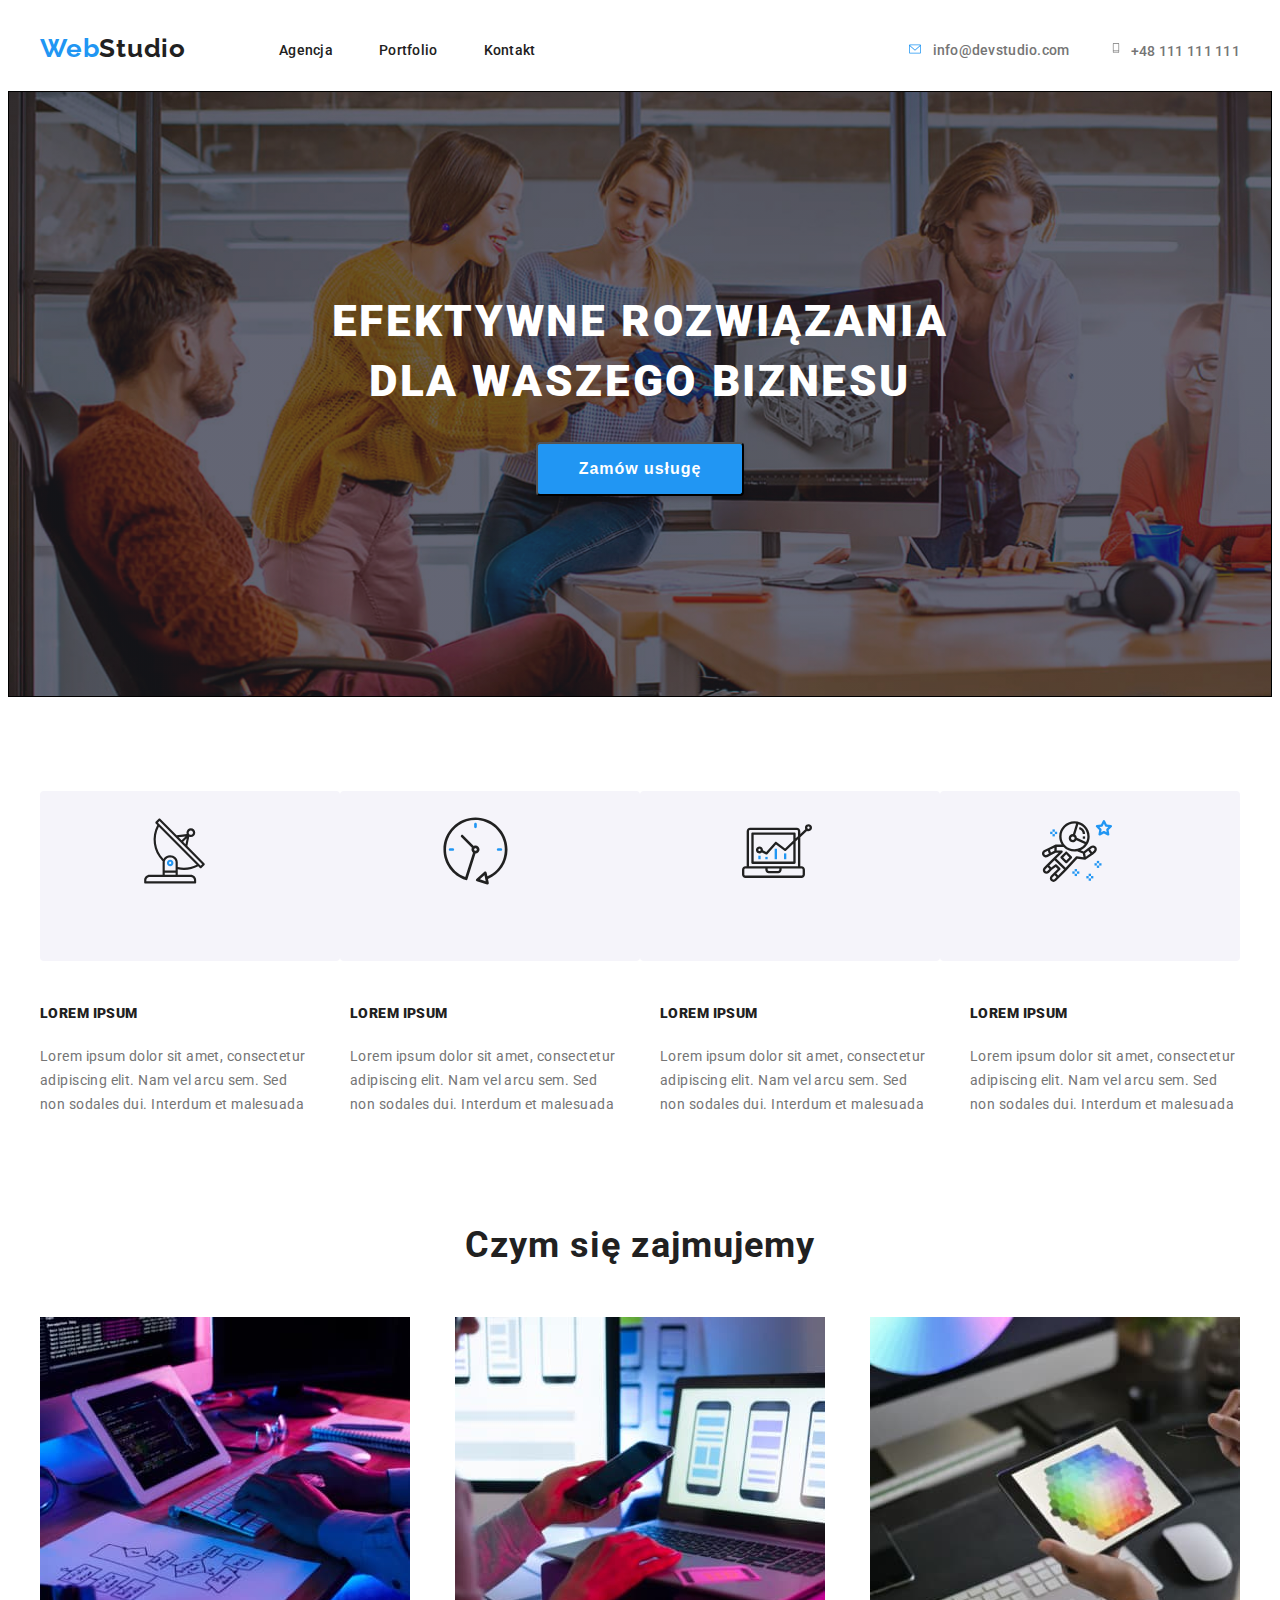
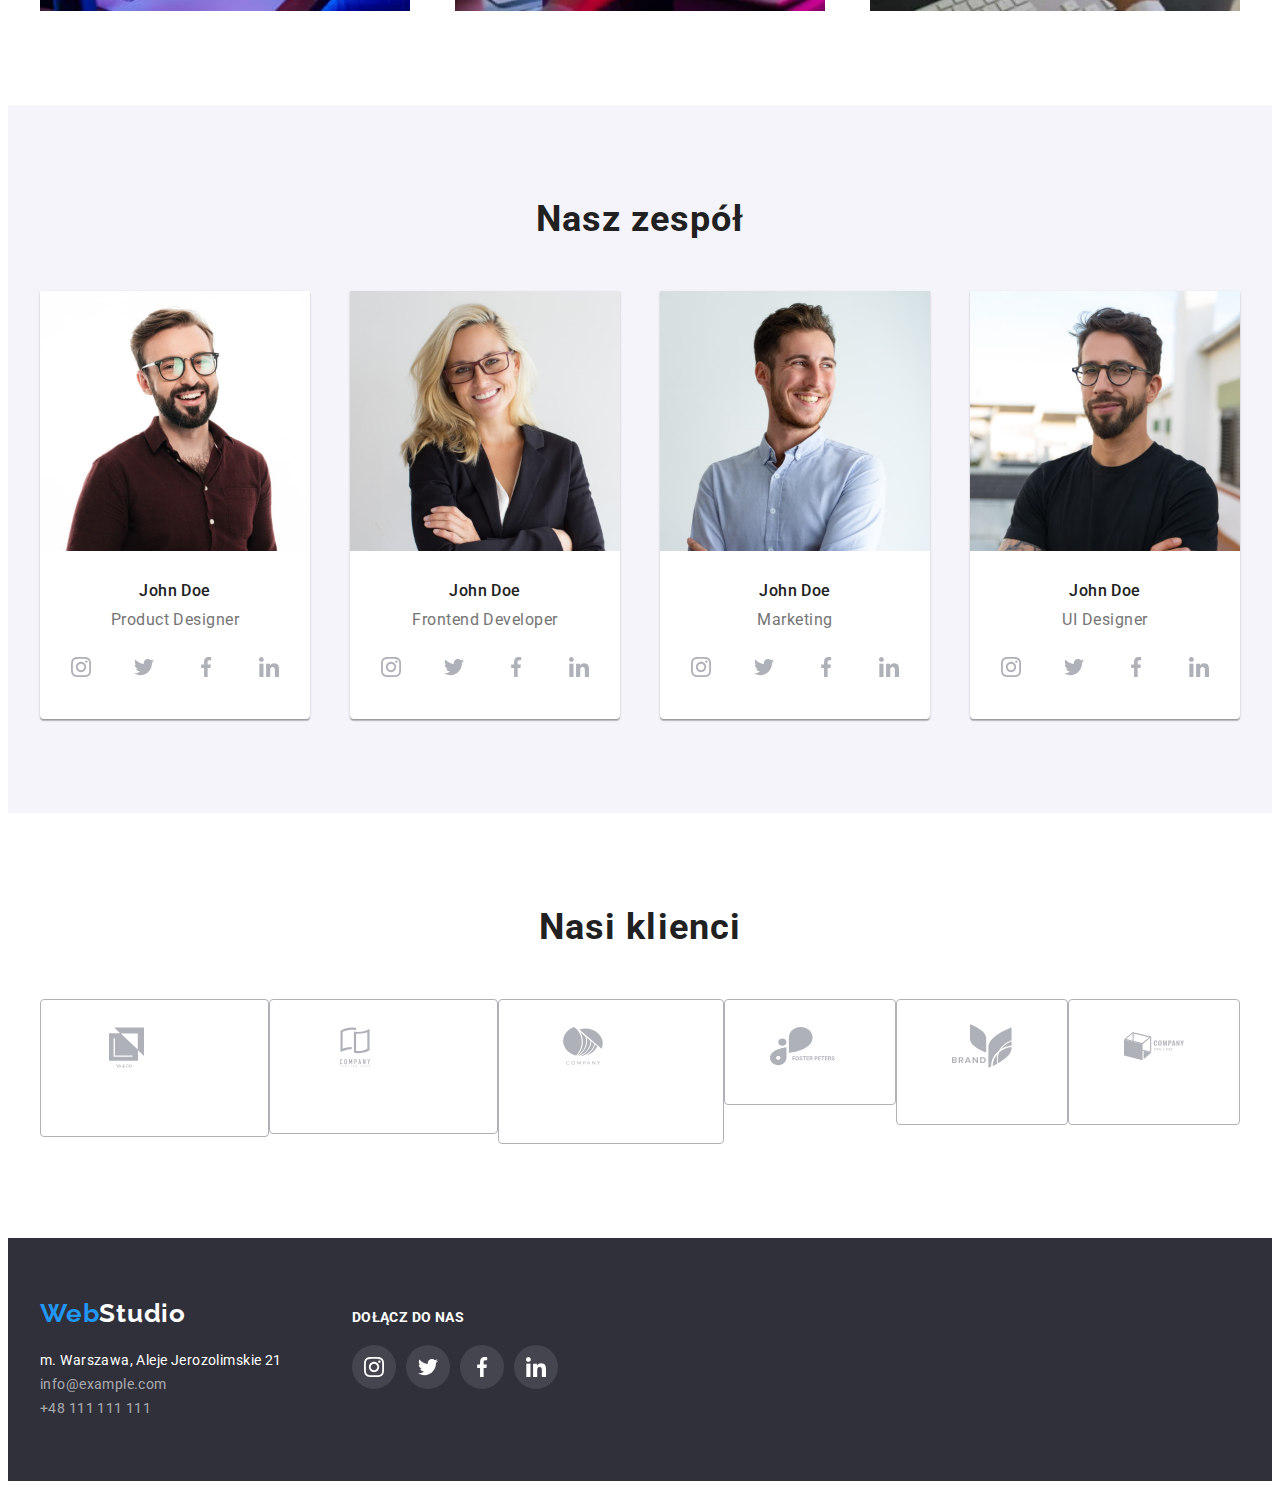
<file: index.html>
<!DOCTYPE html>
<html lang="en">
<head>
    <meta charset="UTF-8">
    <meta http-equiv="X-UA-Compatible" content="IE=edge">
    <meta name="viewport" content="width=device-width, initial-scale=1.0">
    <link rel="stylesheet" href="https://cdnjs.cloudflare.com/ajax/libs/modern-normalize/1.0.0/modern-normalize.min.css"
        integrity="sha512-ISS7cAi1PEhQ8jnbJpJZMd29NlhNj4AWYyLOSp2CE/CsHxTCu+r+t0D2yoJudVrd0/8fTVPUVDzY5Tvli75u/g=="
        crossorigin="anonymous">
    <link rel="stylesheet" href="css/styles.css" />
    <link rel="preconnect" href="https://fonts.gstatic.com">
    <link href="https://fonts.googleapis.com/css2?family=Raleway:wght@700&family=Roboto:wght@400;500;700;900&display=swap"
        rel="stylesheet" />
    <title>Zadanie domowe 1</title>
</head>
<body>
    <header class="header">
        <div class="container">
        <nav class="navigation">
            <a class="navigation-logo-top" href="#">Web<span class="navigation-logo-second-part">Studio</span></a>
        <ul class="navigation-list">
            <li class="navigation-list-item list"><a class="navigation-list-link" href="#">Agencja</a></li>
            <li class="navigation-list-item list"><a class="navigation-list-link" href="portfolio.html">Portfolio</a></li>
            <li class="navigation-list-item list"><a class="navigation-list-link" href="#">Kontakt</a></li>
        </ul>
        </nav>
         
        <a  href="mailto:info@devstudio.com" class="header-address mail">
            <svg class="svg-icon-mail">
                <use href="./images/symbol-defs.svg#icon-envelope"></use>
            </svg>info@devstudio.com</a>
        <a  href="tel:+48111111111" class="header-address tel">
            <svg class="svg-icon-tel">
                <use href="./images/symbol-defs.svg#icon-tel"></use>
            </svg>+48 111 111 111</a>
    </div>
    </header>
    <main>
        <!-- HERO -->
<section class="hero section">
    <div class="hero-flex container">
        <h1 class="hero-title">EFEKTYWNE ROZWIĄZANIA <br/> DLA WASZEGO BIZNESU</h1>
        <button class="hero-btn" type="button">Zamów usługę</button>
    </div>
</section>
<div class="upper-lorem section">
<div class="container">
    <ul class="icons-lorem">
        <li class="icons-lorem-items list"> 
            <svg class="icon-antenna" width="65px" height="70px">
                <use href="./images/symbol-defs.svg#icon-antenna"></use>
            </svg>
        </li>
        <li class="icons-lorem-items list">
            <svg class="icon-clock" width="67px" height="70px">
                <use href="./images/symbol-defs.svg#icon-clock"></use>
            </svg>
        </li>
        <li class="icons-lorem-items list">
            <svg class="icon-diagram" width="70px" height="70px">
                <use href="./images/symbol-defs.svg#icon-diagram"></use>
            </svg>
        </li>
        <li class="icons-lorem-items list">
        <svg class="icon-astronaut" width="70px" height="70px">
            <use href="./images/symbol-defs.svg#icon-astronaut"></use>
        </svg>
        </li>
    </ul>
</div>
</div>
<div class="lorem section">  
    <!-- Lorem ipsum -->
    <div class="container">
    
    <ul class="lorem-list">
        
        <li class="lorem-list-item list"> 
            <p class="lorem-title"> <b>LOREM IPSUM</b> </p>
            <p class="lorem-text">Lorem ipsum dolor sit amet, consectetur adipiscing elit. Nam vel arcu sem. Sed non sodales dui. Interdum et malesuada</p>
        </li>
        <li class="lorem-list-item list">
            <p class="lorem-title"> <b>LOREM IPSUM</b> </p>
            <p class="lorem-text">Lorem ipsum dolor sit amet, consectetur adipiscing elit. Nam vel arcu sem. Sed non sodales dui. Interdum et malesuada</p>
        </li>
        <li class="lorem-list-item list">
            <p class="lorem-title"> <b>LOREM IPSUM</b> </p>
            <p class="lorem-text">Lorem ipsum dolor sit amet, consectetur adipiscing elit. Nam vel arcu sem. Sed non sodales dui. Interdum et malesuada</p>
        </li>
        <li class="lorem-list-item list">
            <p class="lorem-title"> <b>LOREM IPSUM</b> </p>
            <p class="lorem-text">Lorem ipsum dolor sit amet, consectetur adipiscing elit. Nam vel arcu sem. Sed non sodales dui. Interdum et malesuada</p>
        </li>
    </ul>
</div>
</div>
<section class="third-section section">
    <div class="container">
    <!-- Czym sie zajmujemy -->
    <h2 class="third-section-title">Czym się zajmujemy</h2>
    <ul class="third-section-item">
        <li class="third-section-images list"> <img src="images/first-hw/left.jpg" 
                    alt="Osoba pisząca na klawiaturze"
                    width="370"
                    height="294"  />
        </li>
        <li class="third-section-images list"> <img src="images/first-hw/middle.jpg"
                    alt="Osoba trzymająca telefon w ręku"
                    width="370"
                    height="294" />
        </li>
        <li class="third-section-images list"> <img src="images/first-hw/right.jpg" 
                    alt="Osoba trzymająca tablet"  
                    width="370" 
                    height="294" />
        </li>
        </ul
    </div>
</section>
<section class="team section">
    <div class="container">
    <h2 class="team-title">Nasz zespół</h2>
    <ul class="team-list">
        <li class="team-list-item list">
            <img class="team-images" src="images/first-hw/1.jpg" alt="Mężczyzna" width="270" height="260" />
            <div class="team-wrapper">
            <h3 class="team-undertitle">John Doe</h3>
            <p class="team-description">Product Designer</p>
            <ul class="social-list list">
                <li class="social-list-item link">
                    <a class="social-list__link" href="#">
                        <svg class="social-icon">
                            <use href="./images/symbol-defs.svg#icon-instagram"></use>
                        </svg>
                    </a>
                </li>
                <li class="social-list-item link">
                    <a class="social-list__link" href="#">
                        <svg class="social-icon">
                            <use href="./images/symbol-defs.svg#icon-twitter"></use>
                        </svg>
                    </a>
                </li>
                <li class="social-list-item link">
                    <a class="social-list__link" href="#">
                        <svg class="social-icon">
                            <use href="./images/symbol-defs.svg#icon-facebook"></use>
                        </svg>
                    </a>
                </li>
                <li class="social-list-item link">
                    <a class="social-list__link" href="#">
                        <svg class="social-icon">
                            <use href="./images/symbol-defs.svg#icon-linkedin"></use>
                        </svg>
                    </a>
                </li>
            </ul>
        </div>
        </li>
        <li class="team-list-item list">
            <img src="images/first-hw/2.jpg" alt="Kobieta" width="270" height="260" />
            <div class="team-wrapper">
            <h3 class="team-undertitle">John Doe</h3>
            <p class="team-description">Frontend Developer</p>
            <ul class="social-list list">
                <li class="social-list-item link">
                    <a class="social-list__link" href="#">
                        <svg class="social-icon">
                            <use href="./images/symbol-defs.svg#icon-instagram"></use>
                        </svg>
                    </a>
                </li>
                <li class="social-list-item link">
                    <a class="social-list__link" href="#">
                        <svg class="social-icon">
                            <use href="./images/symbol-defs.svg#icon-twitter"></use>
                        </svg>
                    </a>
                </li>
                <li class="social-list-item link">
                    <a class="social-list__link" href="#">
                        <svg class="social-icon">
                            <use href="./images/symbol-defs.svg#icon-facebook"></use>
                        </svg>
                    </a>
                </li>
                <li class="social-list-item link">
                    <a class="social-list__link" href="#">
                        <svg class="social-icon">
                            <use href="./images/symbol-defs.svg#icon-linkedin"></use>
                        </svg>
                    </a>
                </li>
            </ul>
            </div>
        </li>
        <li class="team-list-item list">
            <img src="images/first-hw/3.jpg" alt="Mężczyzna 2" width="270" height="260" />
            <div class="team-wrapper">
            <h3 class="team-undertitle">John Doe</h3>
            <p class="team-description">Marketing</p>
            <ul class="social-list list">
                <li class="social-list-item link">
                    <a class="social-list__link" href="#">
                        <svg class="social-icon">
                            <use href="./images/symbol-defs.svg#icon-instagram"></use>
                        </svg>
                    </a>
                </li>
                <li class="social-list-item link">
                    <a class="social-list__link" href="#">
                        <svg class="social-icon">
                            <use href="./images/symbol-defs.svg#icon-twitter"></use>
                        </svg>
                    </a>
                </li>
                <li class="social-list-item link">
                    <a class="social-list__link" href="#">
                        <svg class="social-icon">
                            <use href="./images/symbol-defs.svg#icon-facebook"></use>
                        </svg>
                    </a>
                </li>
                <li class="social-list-item link">
                    <a class="social-list__link" href="#">
                        <svg class="social-icon">
                            <use href="./images/symbol-defs.svg#icon-linkedin"></use>
                        </svg>
                    </a>
                </li>
            </ul>
            </div>
        </li>
        <li class="team-list-item list">
            <img src="images/first-hw/4.jpg" alt="Mężczyzna 3" width="270" height="260"/>
            <div class="team-wrapper">
            <h3 class="team-undertitle">John Doe</h3>
            <p class="team-description">UI Designer</p>
            <ul class="social-list list">
                <li class="social-list-item link">
                    <a class="social-list__link" href="#">
                        <svg class="social-icon">
                            <use href="./images/symbol-defs.svg#icon-instagram"></use>
                        </svg>
                    </a>
                </li>
                <li class="social-list-item link">
                    <a class="social-list__link" href="#">
                        <svg class="social-icon">
                            <use href="./images/symbol-defs.svg#icon-twitter"></use>
                        </svg>
                    </a>
                </li>
                <li class="social-list-item link">
                    <a class="social-list__link" href="#">
                        <svg class="social-icon">
                            <use href="./images/symbol-defs.svg#icon-facebook"></use>
                        </svg>
                    </a>
                </li>
                <li class="social-list-item link">
                    <a class="social-list__link" href="#">
                        <svg class="social-icon">
                            <use href="./images/symbol-defs.svg#icon-linkedin"></use>
                        </svg>
                    </a>
                </li>
            </ul>
            </div>
        </li>
    </ul>
    </div>
</section>
<section class="clients section">
    <div class="container">
        <h3 class="clients-title">Nasi klienci</h3>
        <ul class="clients-list list">
            <li class="clients-list-item object-one">
                <svg class="object" width="41px" height="47px">
                    <use href="./images/symbol-defs.svg#icon-group-one"></use>
                </svg>
            </li>
            <li class="clients-list-item object-two">
                <svg class="object" width="40px" height="52px">
                    <use href="./images/symbol-defs.svg#icon-group-two"></use>
                </svg>
            </li>
            <li class="clients-list-item object-three">
                <svg class="object" width="44px" height="41px">
                    <use href="./images/symbol-defs.svg#icon-group-three"></use>
                </svg>
            </li>
            <li class="clients-list-item object-four">
                <svg class="object" width="120px" height="80px">
                    <use href="./images/symbol-defs.svg#icon-group-four"></use>
                </svg>
            </li>
            <li class="clients-list-item object-five">
                <svg class="object" width="106px" height="60px">
                    <use href="./images/symbol-defs.svg#icon-group-five"></use>
                </svg>
            </li>
            <li class="clients-list-item object-six">
                <svg class="object" width="106px" height="60px">
                <use href="./images/symbol-defs.svg#icon-group-six"></use>
            </svg>
        </li>
        </ul>
</section>
    </main>
    <footer class="footer">
        <div class="footer-container container">
        <div class="adressess">    
<a class="navigation-logo-bottom" href="#">Web<span class="navigation-logo-footer-part">Studio</span></a>

<address class="address">
    <ul class="address-list">
        <li class="address-list-item list">
            <a class="address-list-link white"
            target="_blank"
            href="#">m. Warszawa, Aleje Jerozolimskie 21</a>
        </li>
        <li class="address-list-item list">
            <a href="mailto:info@example.com" class="footer-address mail-address">info@example.com</a>
        </li>
        <li class="address-list-item list">
            <a href="tel:+48111111111" class="footer-address tel-address">+48 111 111 111</a>
        </li>
    </ul>
</address>
</div>
   
    <div class="social-footer">
        <h4 class="title-footer">DOŁĄCZ DO NAS</h4>
        <ul class="social-list list">
            <li class="social-list-item link">
                <a class="social-list__link" href="#">
                    <svg class="social-icon">
                        <use href="./images/symbol-defs.svg#icon-instagram"></use>
                    </svg>
                </a>
            </li>
            <li class="social-list-item link">
                <a class="social-list__link" href="#">
                    <svg class="social-icon">
                        <use href="./images/symbol-defs.svg#icon-twitter"></use>
                    </svg>
                </a>
            </li>
            <li class="social-list-item link">
                <a class="social-list__link" href="#">
                    <svg class="social-icon">
                        <use href="./images/symbol-defs.svg#icon-facebook"></use>
                    </svg>
                </a>
            </li>
            <li class="social-list-item link">
                <a class="social-list__link" href="#">
                    <svg class="social-icon">
                        <use href="./images/symbol-defs.svg#icon-linkedin"></use>
                    </svg>
                </a>
            </li>
        </ul>
    </div>
</div>
    </footer>

</body>
</html>
</file>
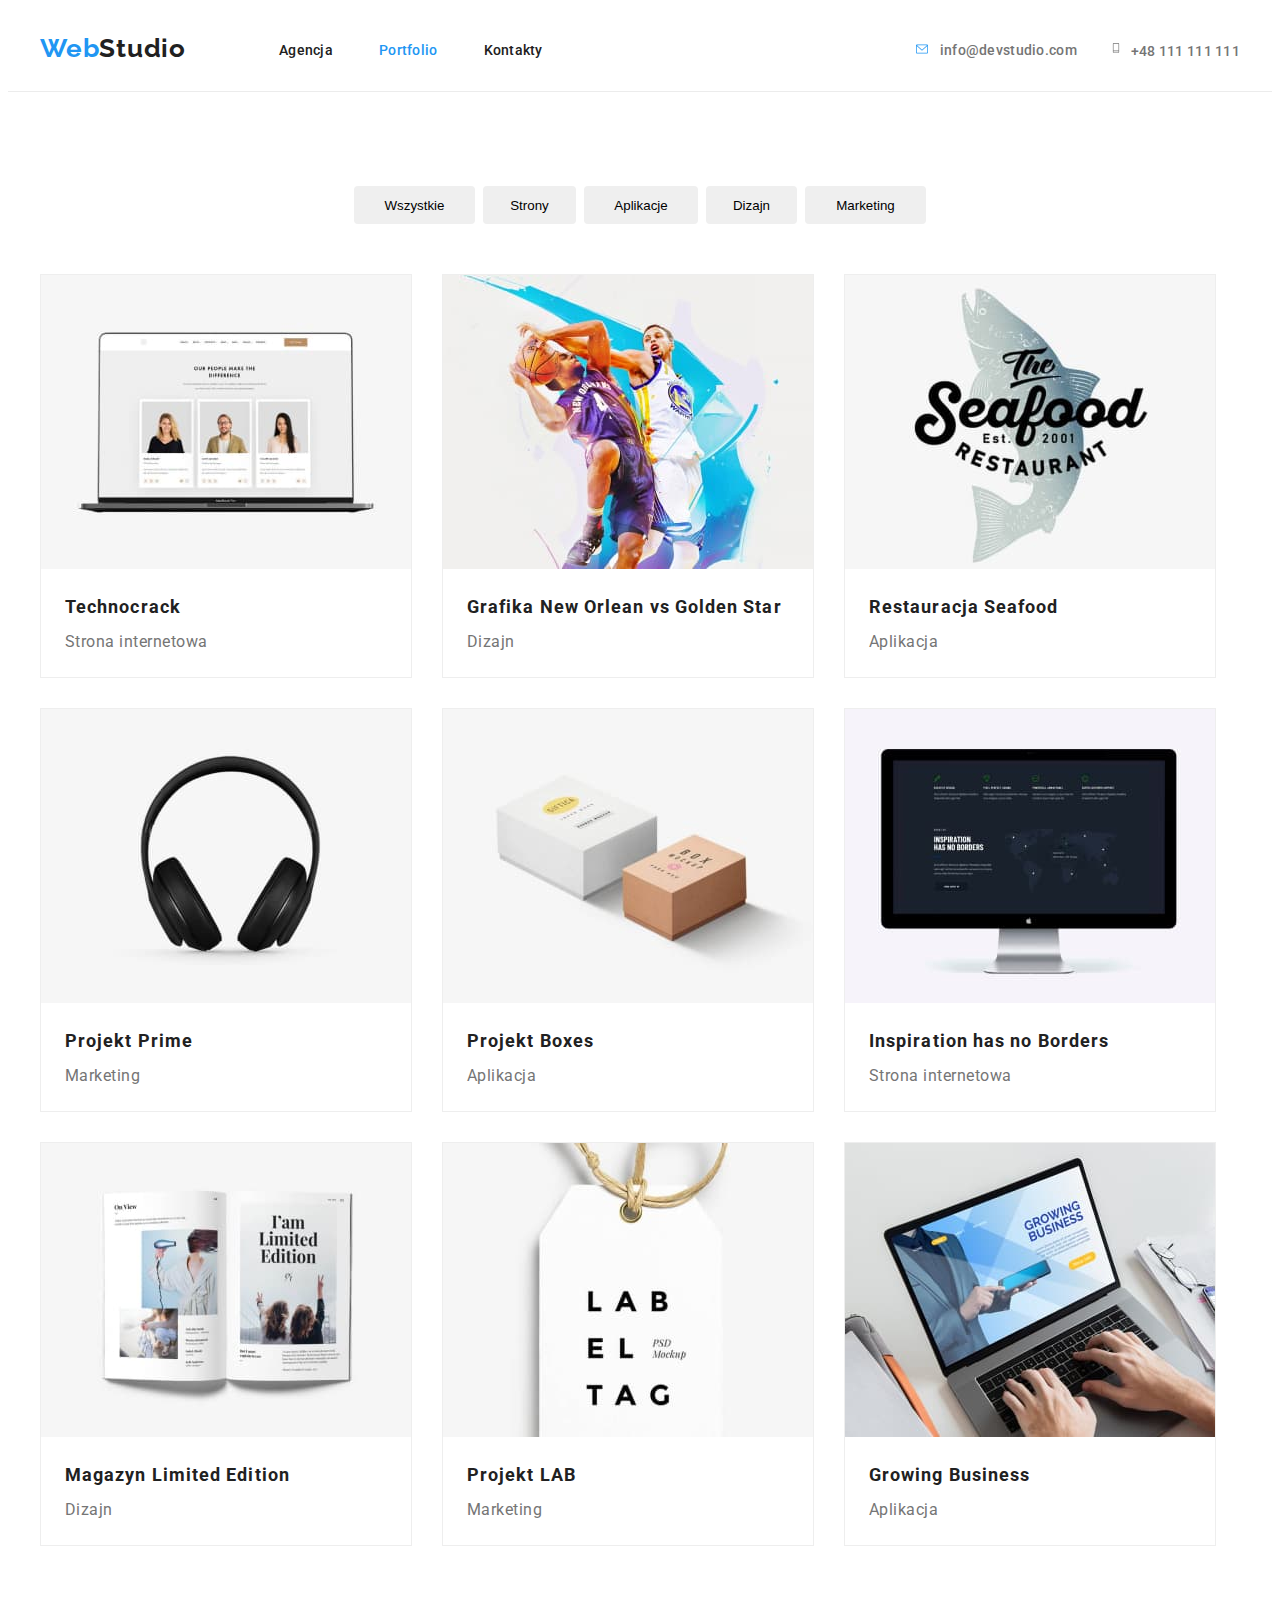
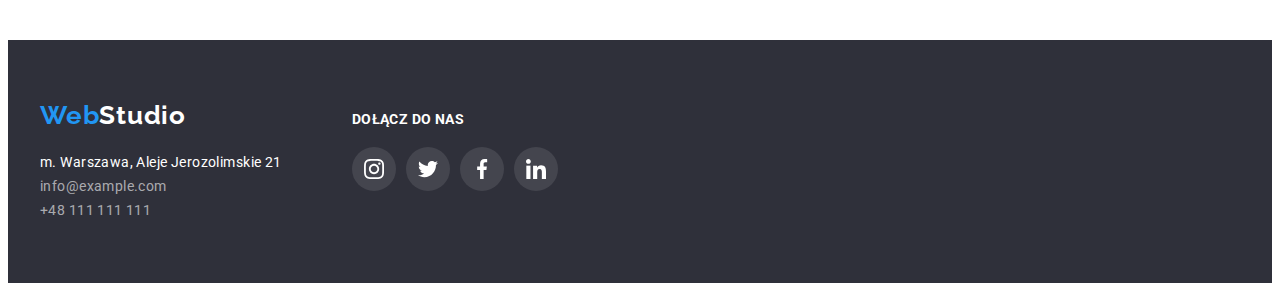
<file: portfolio.html>
<!DOCTYPE html>
<html lang="en">
<head>
    <meta charset="UTF-8">
    <meta http-equiv="X-UA-Compatible" content="IE=edge">
    <meta name="viewport" content="width=device-width, initial-scale=1.0">
<link rel="stylesheet" href="https://cdnjs.cloudflare.com/ajax/libs/modern-normalize/1.0.0/modern-normalize.min.css"
    integrity="sha512-ISS7cAi1PEhQ8jnbJpJZMd29NlhNj4AWYyLOSp2CE/CsHxTCu+r+t0D2yoJudVrd0/8fTVPUVDzY5Tvli75u/g=="
    crossorigin="anonymous">
    <link rel="stylesheet" href="css/styles.css" />
    <link rel="preconnect" href="https://fonts.gstatic.com">
    <link href="https://fonts.googleapis.com/css2?family=Raleway:wght@700&family=Roboto:wght@400;500;700;900&display=swap"
        rel="stylesheet" />
    <title>Portfolio</title>
</head>
<body>
        <header class="header border-header">
            <div class="container">
            <nav class="navigation">
                <a class="navigation-logo-top" href="index.html">Web<span class="navigation-logo-second-part">Studio</span></a>
                <ul class="navigation-list">
                    <li class="navigation-list-item list"><a class="navigation-list-link" href="#">Agencja</a></li>
                    <li class="navigation-list-item list"><a class="navigation-list-link nav-color" href="portfolio.html">Portfolio</a></li>
                    <li class="navigation-list-item list"><a class="navigation-list-link" href="#">Kontakty</a></li>
                </ul>
            </nav>
    
            <a href="mailto:info@devstudio.com" class="header-address mail">
                <svg class="svg-icon-mail">
                    <use href="./images/symbol-defs.svg#icon-envelope"></use>
                </svg>info@devstudio.com</a>
            <a href="tel:+48111111111" class="header-address tel">
                <svg class="svg-icon-tel">
                    <use href="./images/symbol-defs.svg#icon-tel"></use>
                </svg>+48 111 111 111</a>
        </div>
        </header>
        <main>
            <section class="buttons section">
                <div class="container">
                <ul class="buttons-list list">
                    <li><button class="button first" type="button">Wszystkie</button>    
                    <li><button class="button second" type="button">Strony</button> 
                    <li><button class="button third" type="button">Aplikacje</button>
                    <li><button class="button fourth" type="button">Dizajn</button>
                    <li><button class="button fifth" type="button">Marketing</button>
                </ul>
            </div>
            </section>
            <div class="windows">
                <div class="container">
                <ul class="windows-list">
                    <li class="windows-list-item list">
                        <img src="images/second-hw/technocrack.jpg" alt="laptop" width="370" height="294" />
                        <h3 class="window-title">Technocrack</h3>
                        <p class="window-description">Strona internetowa</p>
                    </li>
                    <li class="windows-list-item list">
                        <img src="images/second-hw/goldenstar.jpg" alt="koszykarze" width="370" height="294" />
                        <h3 class="window-title">Grafika New Orlean vs Golden Star</h3>
                        <p class="window-description">Dizajn</p>
                    </li>
                    <li class="windows-list-item three list">
                        <img src="images/second-hw/seafood.jpg" alt="logo-restauracji" width="370" height="294" />
                        <h3 class="window-title">Restauracja Seafood</h3>
                        <p class="window-description">Aplikacja</p>
                    </li>
                    <li class="windows-list-item list">
                        <img src="images/second-hw/prime.jpg" alt="słuchawki" width="370" height="294" />
                        <h3 class="window-title">Projekt Prime</h3>
                        <p class="window-description">Marketing</p>
                    </li>
                    <li class="windows-list-item list">
                        <img src="images/second-hw/boxes.jpg" alt="pudełka" width="370" height="294" />
                        <h3 class="window-title">Projekt Boxes</h3>
                        <p class="window-description">Aplikacja</p>
                    </li>
                    <li class="windows-list-item six list">
                        <img src="images/second-hw/inspiration.jpg" alt="monitor" width="370" height="294" />
                        <h3 class="window-title">Inspiration has no Borders</h3>
                        <p class="window-description">Strona internetowa</p>
                    </li>
                    <li class="windows-list-item seven list">
                        <img src="images/second-hw/magazine.jpg" alt="magazyn" width="370" height="294" />
                        <h3 class="window-title">Magazyn Limited Edition</h3>
                        <p class="window-description">Dizajn</p>
                    </li>
                    <li class="windows-list-item eight list">
                        <img src="images/second-hw/lab.jpg" alt="metka" width="370" height="294" />
                        <h3 class="window-title">Projekt LAB</h3>
                        <p class="window-description">Marketing</p>
                    </li>
                    <li class="windows-list-item nine list">
                        <img src="images/second-hw/growing.jpg" alt="laptop2" width="370" height="294" />
                        <h3 class="window-title">Growing Business</h3>
                        <p class="window-description">Aplikacja</p>
                    </li>
                </ul>
            </div>
        </div>
        </main> 
        <footer class="footer">
            <div class="footer-container container">
                <div class="adressess">
                    <a class="navigation-logo-bottom" href="#">Web<span class="navigation-logo-footer-part">Studio</span></a>
        
                    <address class="address">
                        <ul class="address-list">
                            <li class="address-list-item list">
                                <a class="address-list-link white" target="_blank" href="#">m. Warszawa, Aleje Jerozolimskie
                                    21</a>
                            </li>
                            <li class="address-list-item list">
                                <a href="mailto:info@example.com" class="footer-address mail-address">info@example.com</a>
                            </li>
                            <li class="address-list-item list">
                                <a href="tel:+48111111111" class="footer-address tel-address">+48 111 111 111</a>
                            </li>
                        </ul>
                    </address>
                </div>
        
                <div class="social-footer">
                    <h4 class="title-footer">DOŁĄCZ DO NAS</h4>
                    <ul class="social-list list">
                        <li class="social-list-item link">
                            <a class="social-list__link" href="#">
                                <svg class="social-icon">
                                    <use href="./images/symbol-defs.svg#icon-instagram"></use>
                                </svg>
                            </a>
                        </li>
                        <li class="social-list-item link">
                            <a class="social-list__link" href="#">
                                <svg class="social-icon">
                                    <use href="./images/symbol-defs.svg#icon-twitter"></use>
                                </svg>
                            </a>
                        </li>
                        <li class="social-list-item link">
                            <a class="social-list__link" href="#">
                                <svg class="social-icon">
                                    <use href="./images/symbol-defs.svg#icon-facebook"></use>
                                </svg>
                            </a>
                        </li>
                        <li class="social-list-item link">
                            <a class="social-list__link" href="#">
                                <svg class="social-icon">
                                    <use href="./images/symbol-defs.svg#icon-linkedin"></use>
                                </svg>
                            </a>
                        </li>
                    </ul>
                </div>
            </div>
        </footer>
</body>
</html>
</file>
<file: css/styles.css>
:root {
    --main-font: 'Roboto', sans-serif;
    --secondary-font: 'Raleway', sans-serif;
    --main-color: #212121; 
    --secondary-color:  #2196F3;
    --third-color: #757575;
    --hero-color: #FFFFFF;
    --main-background: #2F303A;
    --secondary-background: #F5F4FA;
    --footer-color: rgba(255, 255, 255, 0.6);
    --border-color: #EEEEEE;

}

body {
    font-family: Roboto;
    color: #212121;
}

h1,
h2,
h3,
h4,
h5,
h6 {
    margin: 0;
}

ul {
    padding: 0;
    margin:0;
}
p {
    padding:0;
}
.list {
    list-style: none;
}
img {
    display:block;
}
.container {
    width: 1200px;
    align-items: center;
    margin: 0 auto;
    }
.section {
    padding-top: 94px;
    padding-bottom: 94px;
    }
/*======= header index======= */
.header {
    background-color: var(--hero-color);
    
    }
.header .container {
    display:flex;
}    
.navigation {
    display:flex;
}
 
.navigation-list {
    display: flex;
    align-items: center;
    
}
.navigation-list-item {
    padding-top: 32px;
    padding-bottom: 32px;
}
.navigation-list-item:not(:last-child) {
    margin-right: 46px;
}

.navigation-logo-top {
text-decoration: none;
font-family: Raleway;
font-style: normal;
font-weight: 700;
font-size: 26px;
line-height: 1.192;
letter-spacing: 0.03em;
color:var(--secondary-color);
margin-right: 93px; 
padding-top: 25px;
padding-bottom: 25px;
}
.navigation-logo-second-part {
    color:var(--main-color);
}
.navigation-logo-footer-part {
    color: var(--hero-color)
}
.header-address {
    padding-top: 32px;
    padding-bottom: 32px;
}

.navigation-list-link {
font-weight: 500;
font-size: 14px;
line-height: 1.142;
letter-spacing: 0.02em;
text-decoration: none;
color:var(--main-color)
}
.navigation-list-link:hover,
.navigation-list-link:focus,
.header-address:hover,
.header-address:focus,
.footer-address:hover,
.footer-address:focus {
        color: var(--secondary-color);
    
}
.nav-color {
    color: var(--secondary-color);
}

.header-address  {
text-decoration: none;
font-weight: 500;
font-size: 14px;
line-height: 1.142;
letter-spacing: 0.02em;
color: var(--third-color);
margin-left: auto;
}
.mail {
    margin-left: 371px;
}
.svg-icon-mail {
    width: 16px;
    height: 12px;
    margin-right: 10px;
}
.svg-icon-tel {
    width: 10px;
    height: 16px;
    margin-right: 10px;
}



/*======= END header index======= */
/* ======MAIN ======*/
/* ======HERO====== */
.hero  {
    background-color: var(--main-background);
    display:flex;
    justify-content: center;
    flex-direction: column;
    align-items: center;
    flex-basis: auto;
    border: 1px solid #000;
    background-image: linear-gradient(rgba(47, 48, 58, 0.4), rgba(47, 48, 58, 0.4)),
        url(../images/background-image.jpg);
    background-repeat: no-repeat;
    background-size: cover;
  
  
    

}

.hero-flex {
    display: flex;
    flex-direction: column;
    align-items: center;
    justify-content: center;
    margin-top: 106px;
    margin-bottom: 106px;
}
    

.hero-title {
font-weight: 900;
font-size: 44px;
line-height: 1.363;
text-align: center;
letter-spacing: 0.06em;
text-transform: uppercase;
color: var(--hero-color);



}
.hero-btn {
background: var(--secondary-color);
font-weight: 700;
font-size: 16px;
line-height: 1.875;
letter-spacing: 0.06em;
color:var(--hero-color);
cursor: pointer;
border-radius: 4px;
box-shadow: 0px 4px 4px rgba(0, 0, 0, 0.15);
padding: 10px 41px;
margin-top: 30px;
}





/* ======end hero====== */
/* =====Lorem ======*/
.upper-lorem {
    padding-bottom: 0px;
}
.lorem {
    padding-top: 30px;
}
.icons-lorem {
    display:flex;
    justify-content: space-between;
    align-items: center;
    
    
}
.icons-lorem-items {
   background-color:  #F5F4FA;
   width: 270px;
   height: 120px;
   border-radius: 4px;
   padding: 25px 102px;
   
}




.lorem-list {
    display:flex;
    justify-content: space-between;
    
}
.lorem-title {
display: flex;
font-style: normal;
font-weight: 700;
font-size: 14px;
line-height: 1.142;
letter-spacing: 0.03em;
text-transform: uppercase;
padding-bottom: 10px;
width: 270px;


}
.lorem-text {
display: flex;
font-size: 14px;
line-height: 1.714;
letter-spacing: 0.03em;
color: var(--third-color);
width: 270px;


}
.lorem-list-item:not(:last-child) {
margin-right: 30px;
}


/* ======END lorem ======*/
/* ====third section===== */
.third-section {
    padding-top: 0px;
}
.third-section-title {
font-style: normal;
font-weight: 700;
font-size: 36px;
line-height: 1.166;
text-align: center;
letter-spacing: 0.03em;
color: var(--main-color);
padding-bottom: 50px;

}
.third-section-item {
    display: flex;
    justify-content: space-between;   

}
/* ====END third section===== */
/* =====TEAM====== */
.team {
   background: var(--secondary-background);
}
.team-title {
font-style: normal;
font-weight: 700;
font-size: 36px;
line-height: 1.166;
text-align: center;
letter-spacing: 0.03em;
padding-bottom: 50px;
}
.team-list {
    display:flex;
    justify-content: space-between;
    

}
.team-list-item {
    width:270px;
    height: 428px;
    border-radius: 0px 0px 4px 4px;
    background-color: #FFFFFF;
    box-shadow: 0px 1px 3px rgba(0, 0, 0, 0.12), 0px 1px 1px rgba(0, 0, 0, 0.14), 0px 2px 1px rgba(0, 0, 0, 0.2);
   
}
.team-undertitle {
font-weight: 500;
font-size: 16px;
line-height: 1.187;
text-align: center;
letter-spacing: 0.03em;
color: var(--main-color);
padding-top:30px;
}
.team-description {
font-size: 16px;
line-height: 1.187;
text-align: center;
letter-spacing: 0.03em;
color: var(--third-color);
padding-top:10px;
margin:0;
padding-bottom: 16px;

}
.social-list {
display: flex;
align-items: center;
justify-content: space-evenly;
}
.social-icon {
    width: 20px;
    height: 20px;
    
}
.social-list__link {
    width: 44px;
    height: 44px;
    border-radius: 50%;
    display: flex;
    align-items: center;
    justify-content: center;
    fill: #AFB1B8;
}
.social-list__link:hover {
    fill:var(--hero-color);
    background-color: var(--secondary-color);
}
/* ======END TEAM====== */
/* END MAIN */
/* ====clients */
.clients-title {
    font-style: normal;
font-weight: 700;
font-size: 36px;
line-height: 1.166;
text-align: center;
letter-spacing: 0.03em;
padding-bottom: 50px;
}
.clients-list {
    display: flex;
    justify-content: space-between;
    
}
.clients-list-item {
    border: 1px solid #AFB1B8;
border-radius: 4px;
width: 170px;
height: 92px;
cursor: pointer;

}
.object-one {
    padding: 24px 65px 20px;
    fill: #AFB1B8;
    
    }
.object-two {
    padding: 21px 65px 20px;
    fill: #AFB1B8;
}
.object-three {
    padding: 25px 65px 26px 62px;
    fill: #AFB1B8;
}
.object-four{
    padding: 6px 25px;
    fill: #AFB1B8;
}
.object-five {
padding: 16px 32px;
fill: #AFB1B8;
}
.object-six {
    padding: 16px 32px;
    fill: #AFB1B8;
}
.clients-list-item:hover {
    border: 1px solid var(--secondary-color);
    fill: var(--secondary-color);
}
.object:hover {
    fill: var(--secondary-color);
}
/* end clients */
/*======Footer =======*/
.footer {
    background: var(--main-background);
    padding-top: 60px;
   display: flex;
}

.navigation-logo-bottom {
    text-decoration: none;
font-family: Raleway;
font-style: normal;
font-weight: 700;
font-size: 26px;
line-height: 1.192;
letter-spacing: 0.03em;
color:var(--secondary-color);

}
.address {
font-style: normal;
font-weight: 400;
font-size: 14px;
line-height: 1.714;
letter-spacing: 0.03em;
color: var(--hero-color);
padding-bottom: 60px;
}
.footer-address {
font-style: normal;
font-weight: 400;
font-size: 14px;
line-height: 1.714;
letter-spacing: 0.03em;
color: var(--footer-color);
text-decoration: none;

}
.address .mail-address {
    padding-top: 9px;
    padding-bottom: 9px;
}
.address .tel-address {
    padding-top: 9px;
}

.social-footer {
    display: flex;
    justify-content: center;
    flex-direction: column;
    align-items: center;   
}
.adressess {
    margin-right: 70px;
}
.address-list-link {
text-decoration: none;
color: var(--hero-color);

}
.address-list {
    padding-top: 20px;

}
.address-list .mail-address {
    padding-bottom: 9px;
}
.footer-container {
    display: flex;
    align-items: baseline;
    
}
.title-footer {
    color: var(--hero-color);
    font-style: normal;
font-weight: 700;
font-size: 14px;
line-height: 1.143;
letter-spacing: 0.03em;
text-transform: uppercase;
align-self: flex-start;
}
.social-footer .social-list__link {
    background-color:rgba(255, 255, 255, 0.1);
    fill: var(--hero-color);
}
.social-footer .social-list__link:hover,
.social-footer .social-list__link:focus {
    background-color: var(--secondary-color);
}
.social-footer .social-list-item:not(:last-child) {
    margin-right: 10px;
}
.social-footer .social-list {
    margin-top: 20px;

}



/* END FOOTER */


/* =========Portfolio.html============= */
/* =========buttons=============  */
.border-header {
    border-bottom: 1px solid #ECECEC;
}
.buttons {
    padding-bottom: 50px;
}
.buttons-list {
display: flex;
justify-content: center;
font-weight: 500;
font-size: 16px;
line-height: 1.625;
text-align: center;
letter-spacing: 0.03em;
}
.buttons-list .first {
width: 121px;
height: 38px;
margin-right: 8px;
padding: 6px 22px;
border-radius: 4px;
border: none;
}
.buttons-list .second {
width: 93px;
height: 38px;
margin-right: 8px;
padding: 6px 22px;
border-radius: 4px;
border: none;
}
.buttons-list .third {
width: 114px;
height: 38px;
margin-right: 8px;
padding: 6px 22px;
border-radius: 4px;
border: none;
}
.buttons-list .fourth {
width: 91px;
height: 38px;
margin-right: 8px;
padding: 6px 22px;
border-radius: 4px;
border: none;
}
.buttons-list .fifth {
width: 121px;
height: 38px;
padding: 6px 22px;
border-radius: 4px;
border: none;
}


.button:hover,
.button:focus {
background: var(--secondary-color);
color: var(--hero-color);
cursor: pointer;
box-shadow: 0px 3px 1px rgba(0, 0, 0, 0.1), 0px 1px 2px rgba(0, 0, 0, 0.08), 0px 2px 2px rgba(0, 0, 0, 0.12);
}
/* ========= END buttons=============  */
/* =========WINDOWS=============  */
.windows-list {
    display: flex;
    flex-wrap: wrap;
    }

.windows-list-item {
background: var(--hero-color);
border: 1px solid var(--border-color);
box-sizing: border-box;
margin-right: 30px;
margin-bottom: 30px;
cursor:pointer;
}
.windows-list .three {
    margin-right: 0px;
}
.windows-list .six {
    margin-right: 0px;
}
.windows-list .nine {
margin-right: 0px;
margin-bottom: 94px;
}
.windows-list .seven {
margin-bottom: 94px;
}
.windows-list .eight {
margin-bottom: 94px;
}
.window-title {
font-size: 18px;
line-height: 2;
letter-spacing: 0.06em;
padding: 20px 24px 2px;
}
.window-description {   
font-size: 16px;
line-height: 1.875;
letter-spacing: 0.03em;
color: var(--third-color); 
padding: 0px 24px 20px;
margin: 0;
}
.windows-list-item:hover {
box-shadow: 0px 1px 1px rgba(0, 0, 0, 0.12), 0px 4px 4px rgba(0, 0, 0, 0.06), 1px 4px 6px rgba(0, 0, 0, 0.16);
}
/* ========= END WINDOWS=============  */
/* ========= FOOTER=============  */
.second-footer-mail {
    text-decoration: underline;
}
</file>
